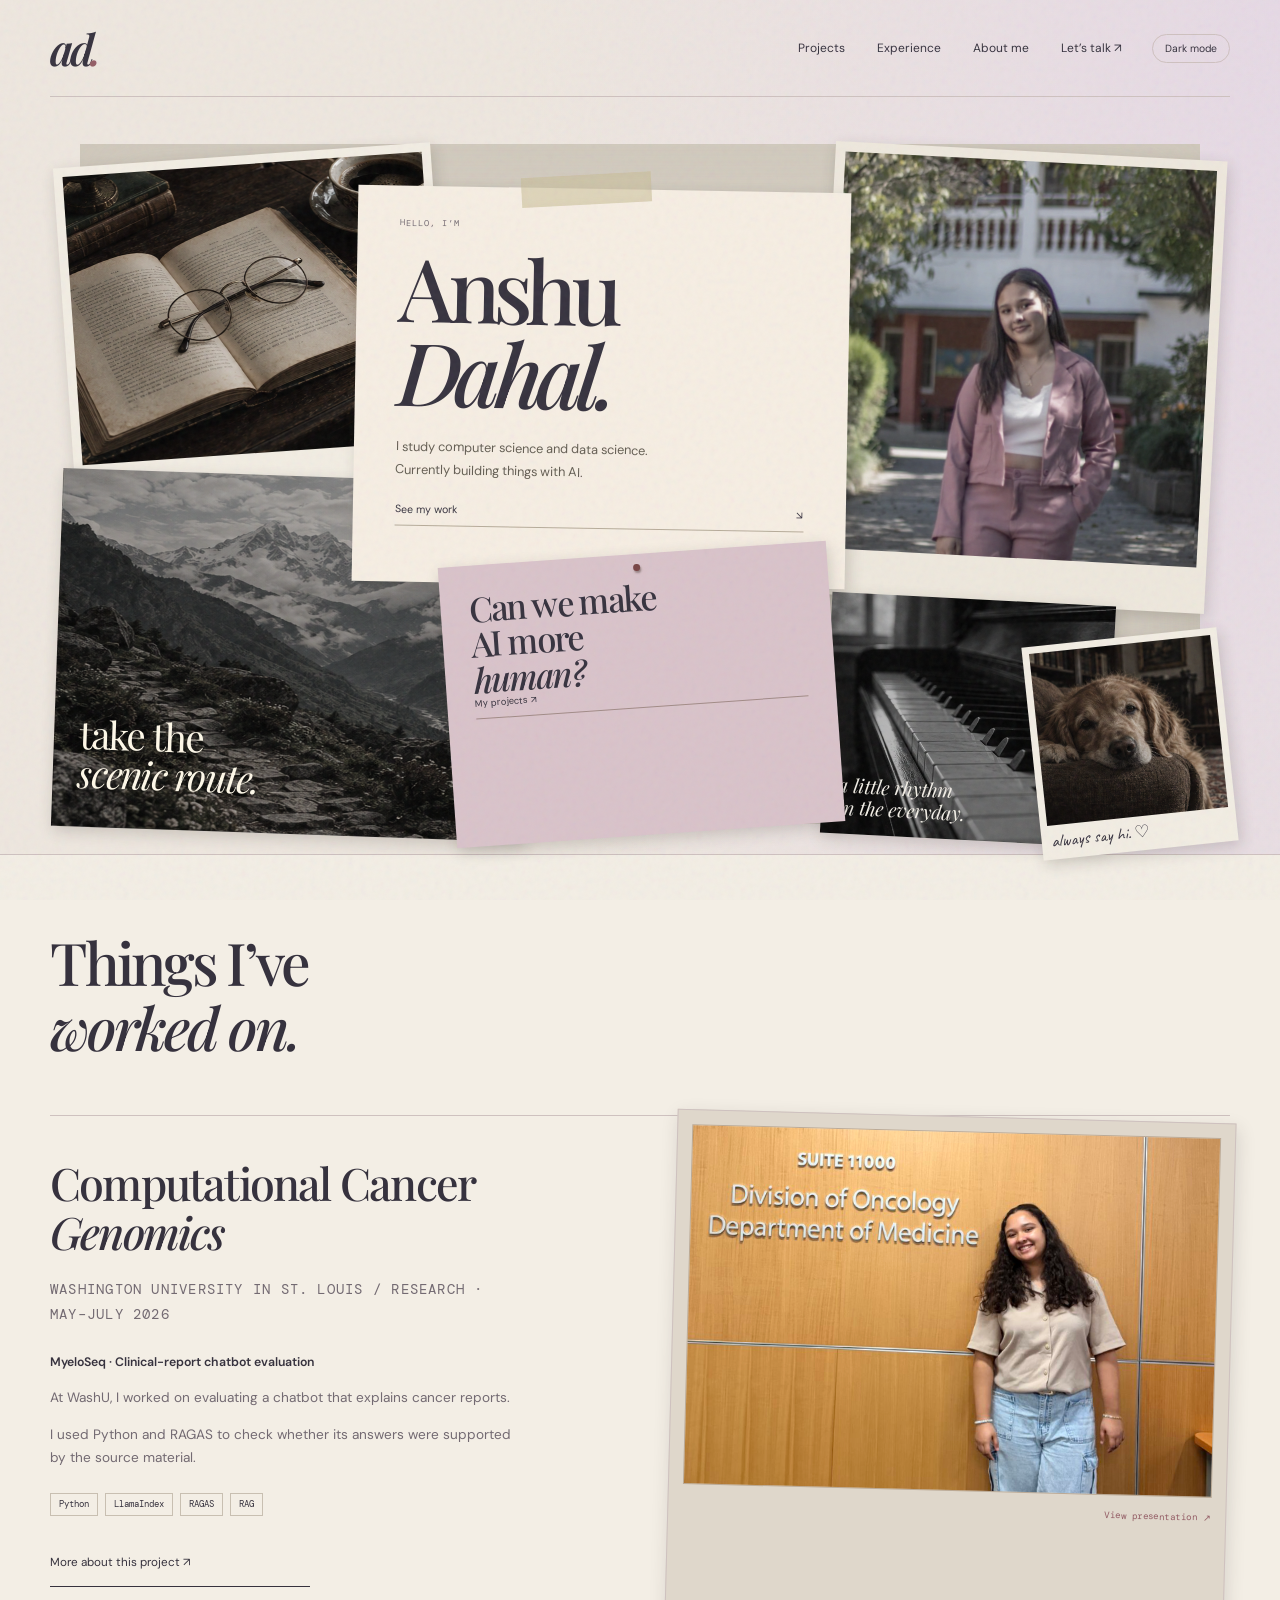
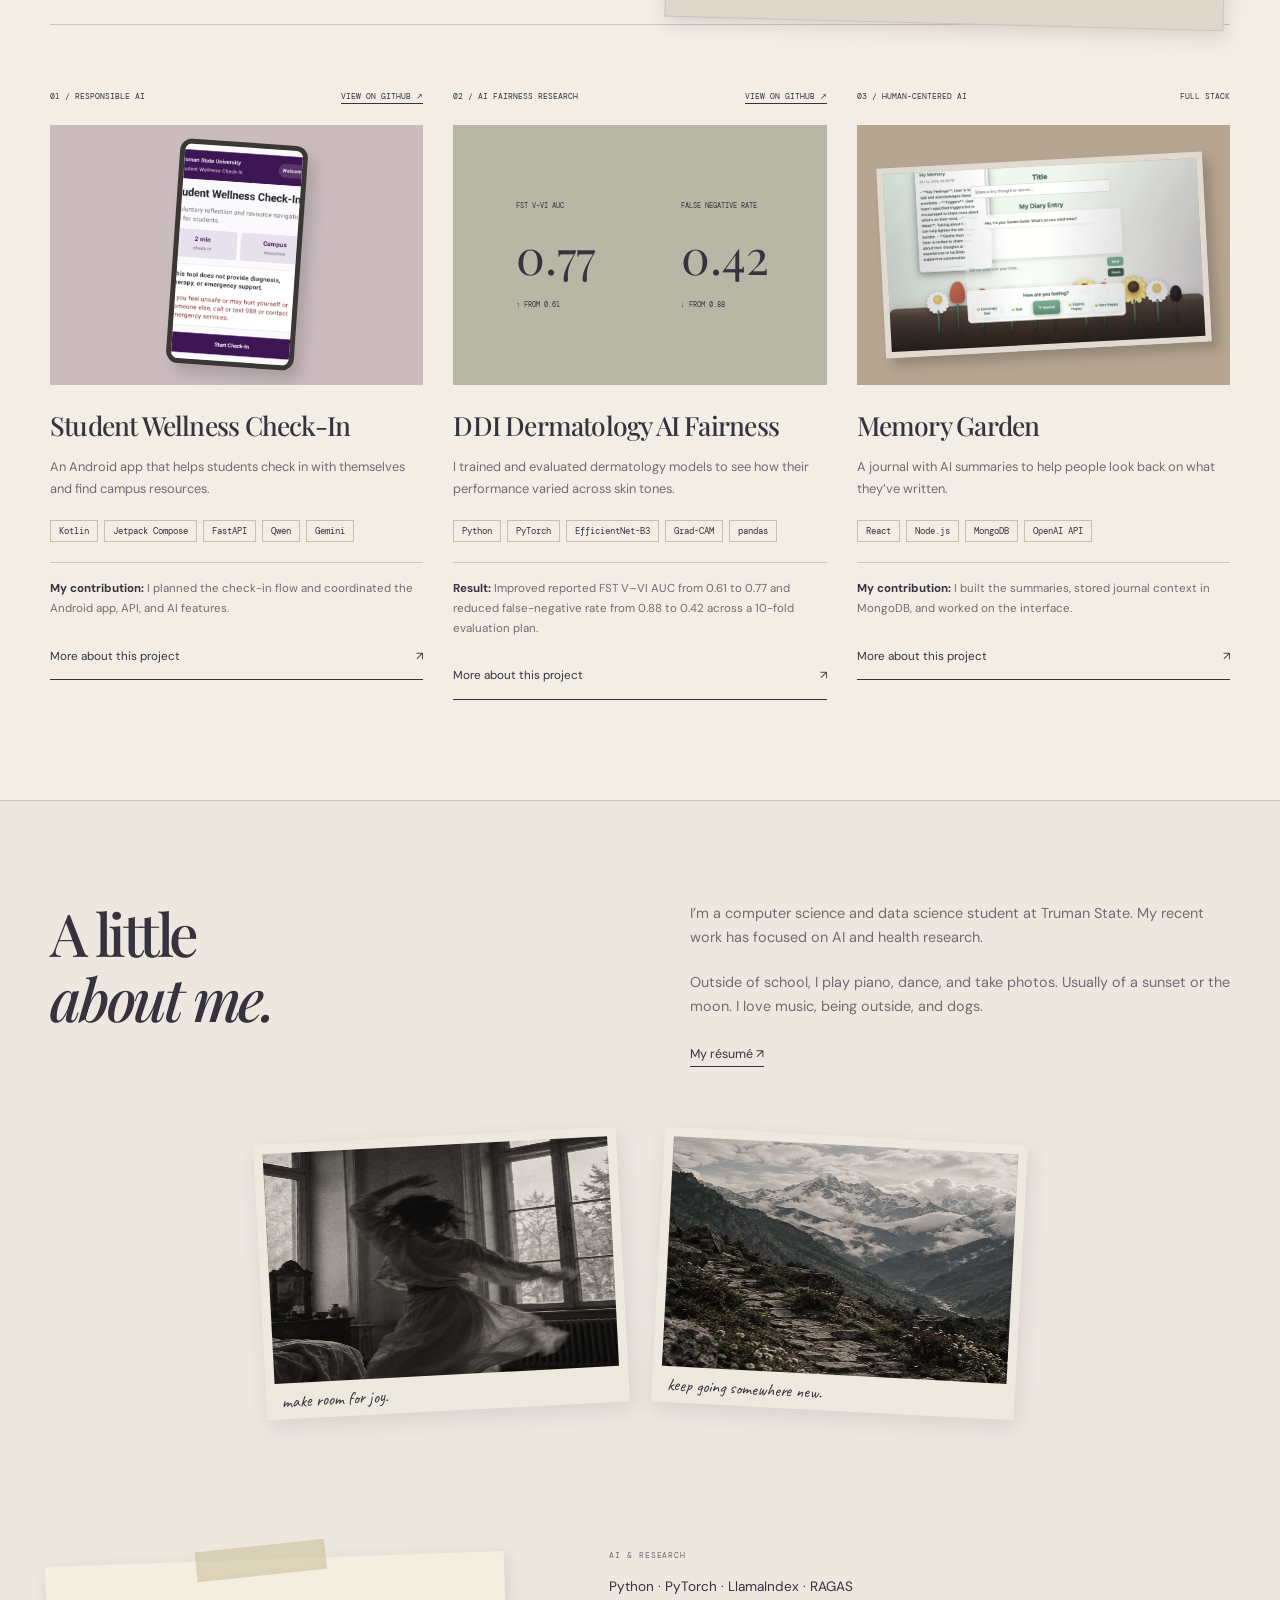
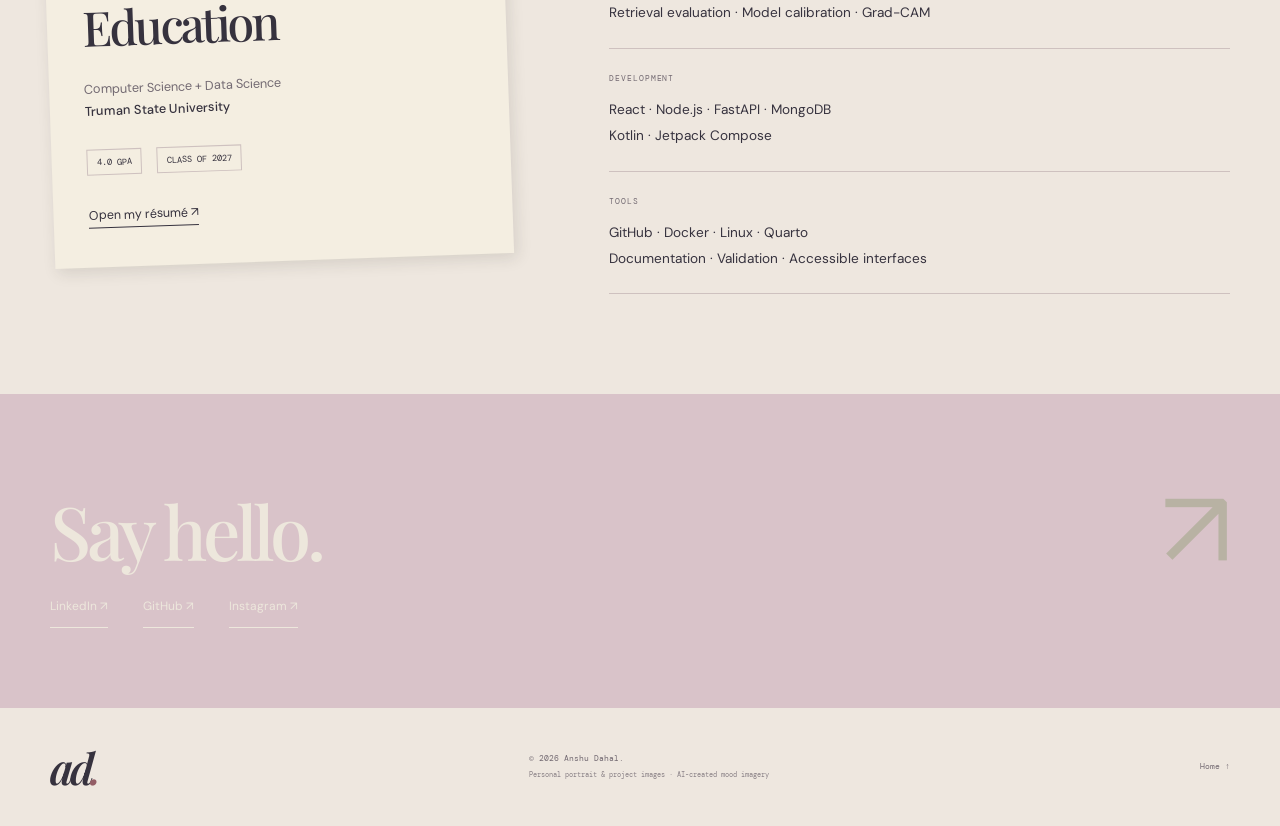
<file: index.html>
<!DOCTYPE html>
<html lang="en"><head><meta charset="UTF-8"><meta name="viewport" content="width=device-width, initial-scale=1.0">
<meta name="description" content="Anshu Dahal — computer science and data science student at Truman State University. Research, projects, and a little about me."><meta name="theme-color" content="#eee7df"><script>try{if(localStorage.getItem('portfolio-theme')==='dark')document.documentElement.classList.add('moonlit')}catch{}</script><title>Anshu Dahal</title>
<link rel="icon" href="assets/favicon.svg" type="image/svg+xml"><link rel="preconnect" href="https://fonts.googleapis.com"><link rel="preconnect" href="https://fonts.gstatic.com" crossorigin><link href="https://fonts.googleapis.com/css2?family=DM+Mono:wght@400;500&family=DM+Sans:wght@400;500;600;700&family=Playfair+Display:ital,wght@0,500;0,600;0,700;1,500;1,600&family=Caveat:wght@400;500&display=swap" rel="stylesheet">
<link rel="stylesheet" href="style.css?v=theme-2"><script src="script.js?v=theme-2" defer></script></head>
<body><a class="skip-link" href="#main-content">Skip to content</a>
<header id="top"><nav class="nav shell" aria-label="Main navigation"><a class="logo" href="index.html" aria-label="Anshu home">ad<span>.</span></a><button class="nav-toggle" aria-expanded="false" aria-controls="nav-links">Menu ＋</button><ul class="nav-links" id="nav-links"><li><a href="#projects">Projects</a></li><li><a href="experience.html">Experience</a></li><li><a href="#about">About me</a></li><li><a href="#contact">Let’s talk ↗</a></li></ul><button class="theme-toggle" type="button" aria-label="Switch to dark mode" aria-pressed="false">Dark mode</button></nav></header>
<main id="main-content">

<section class="vision-board shell" aria-label="Anshu’s vision board. Explore the notes and photographs to learn about me.">
<div class="board-grain" aria-hidden="true"></div>
<button class="board-piece books-piece" data-note="learning" aria-label="Open note: forever a student"><span class="photo mood-books" role="img" aria-label="Open book and glasses on a wooden desk"></span><span class="photo-label">forever a student.</span></button>
<div class="board-piece identity-piece"><span class="tape" aria-hidden="true"></span><p class="mini-label">HELLO, I’M</p><h1>Anshu<br><em>Dahal.</em></h1><p class="identity-copy">I study computer science and data science.<br>Currently building things with AI.</p><a class="paper-link" href="#projects">See my work <span>↘</span></a></div>
<button class="board-piece portrait-piece" data-note="hello" aria-label="Meet Anshu"><img src="assets/anshu-portrait.jpg" alt="Anshu Dahal outdoors"></button>
<button class="board-piece mountain-piece" data-note="explore" aria-label="Open note: take the scenic route"><span class="photo mood-mountains" role="img" aria-label="A winding trail through misty mountains"></span><span class="mountain-caption">take the<br><em>scenic route.</em></span></button>
<a class="board-piece research-piece" href="#projects"><span class="pin" aria-hidden="true"></span><h2>Can we make<br>AI more<br><em>human?</em></h2><span class="research-line"></span><span class="paper-link">My projects ↗</span></a>
<button class="board-piece music-piece" data-note="music" aria-label="Open note: a little music, a little movement"><span class="photo mood-piano" role="img" aria-label="Piano keys in soft window light"></span><span class="music-label">a little rhythm<br>in the everyday.</span></button>
<button class="board-piece dog-piece" data-note="dogs" aria-label="Open note: definitely a dog person"><span class="photo mood-dog" role="img" aria-label="Golden retriever resting on a sofa"></span><span class="handwritten">always say hi. ♡</span></button>

</section>

<section class="section projects-section" id="projects"><div class="shell"><div class="section-title"><div><h2>Things I’ve<br><em>worked on.</em></h2></div></div>
<article class="featured-project"><div class="featured-copy"><h3>Computational Cancer<br><em>Genomics</em></h3><p class="card-label">WASHINGTON UNIVERSITY IN ST. LOUIS / RESEARCH · MAY–JULY 2026</p><p class="project-name">MyeloSeq · Clinical-report chatbot evaluation</p><p>At WashU, I worked on evaluating a chatbot that explains cancer reports.</p><p>I used Python and RAGAS to check whether its answers were supported by the source material.</p><div class="role-tags"><span>Python</span><span>LlamaIndex</span><span>RAGAS</span><span>RAG</span></div><a class="project-story-link" href="work.html#myeloseq">More about this project ↗</a></div><div class="research-visual"><a href="https://lnkd.in/p/getYn_tk" target="_blank" rel="noopener noreferrer" class="research-photo-link" aria-label="View research presentation on LinkedIn"><img class="research-post-photo" src="assets/myeloseq-presentation.jpg?v=new" alt="Anshu Dahal presenting research at Washington University in St. Louis" loading="lazy"><span class="research-photo-caption">View presentation ↗</span></a></div></article>
      <div class="projects-grid">
        <article class="project project-green reveal"><div class="project-top"><span>01 / RESPONSIBLE AI</span><a href="https://github.com/AnshuDahal/StudentWellnessCheckIn" target="_blank" rel="noopener noreferrer">VIEW ON GITHUB ↗</a></div><div class="project-visual wellness-visual"><img loading="lazy" src="assets/student-wellness.jpg" alt="Student Wellness Check-In welcome screen with check-in time, campus resources, safety notice, and start button"></div><div class="project-copy"><h3>Student Wellness Check-In</h3><p>An Android app that helps students check in with themselves and find campus resources.</p><ul><li>Kotlin</li><li>Jetpack Compose</li><li>FastAPI</li><li>Qwen</li><li>Gemini</li></ul><p class="contribution"><strong>My contribution:</strong> I planned the check-in flow and coordinated the Android app, API, and AI features.</p><a class="project-story-link" href="work.html#wellness">More about this project <span>↗</span></a></div></article>
        <article class="project project-purple reveal"><div class="project-top"><span>02 / AI FAIRNESS RESEARCH</span><a href="https://github.com/AnshuDahal/ddi_project" target="_blank" rel="noopener noreferrer">VIEW ON GITHUB ↗</a></div><div class="project-visual metric-visual" aria-hidden="true"><div><span>FST V–VI AUC</span><strong>0.77</strong><small>↑ FROM 0.61</small></div><div><span>FALSE NEGATIVE RATE</span><strong>0.42</strong><small>↓ FROM 0.88</small></div></div><div class="project-copy"><h3>DDI Dermatology AI Fairness</h3><p>I trained and evaluated dermatology models to see how their performance varied across skin tones.</p><ul><li>Python</li><li>PyTorch</li><li>EfficientNet-B3</li><li>Grad-CAM</li><li>pandas</li></ul><p class="contribution"><strong>Result:</strong> Improved reported FST V–VI AUC from 0.61 to 0.77 and reduced false-negative rate from 0.88 to 0.42 across a 10-fold evaluation plan.</p><a class="project-story-link" href="work.html#ddi">More about this project <span>↗</span></a></div></article>
        <article class="project project-orange reveal"><div class="project-top"><span>03 / HUMAN-CENTERED AI</span><span>FULL STACK</span></div><div class="project-visual garden-visual"><img loading="lazy" src="assets/memory-garden.jpg" alt="Memory Garden journaling interface with a garden guide, diary entry, and mood check-in options"></div><div class="project-copy"><h3>Memory Garden</h3><p>A journal with AI summaries to help people look back on what they’ve written.</p><ul><li>React</li><li>Node.js</li><li>MongoDB</li><li>OpenAI API</li></ul><p class="contribution"><strong>My contribution:</strong> I built the summaries, stored journal context in MongoDB, and worked on the interface.</p><a class="project-story-link" href="work.html#memory-garden">More about this project <span>↗</span></a></div></article>
      </div>
</div></section>
<section class="section shell about-section" id="about"><div class="about-title"><h2>A little<br><em>about me.</em></h2></div><div class="about-copy"><p>I’m a computer science and data science student at Truman State. My recent work has focused on AI and health research.</p><p>Outside of school, I play piano, dance, and take photos. Usually of a sunset or the moon. I love music, being outside, and dogs.</p><a class="underlined" href="assets/Anshu_Dahal_Resume.pdf" target="_blank" rel="noopener">My résumé ↗</a></div><div class="life-strip"><button class="life-photo" data-note="music"><span class="photo mood-dance" role="img" aria-label="An atmospheric photograph of a dancer in window light"></span><span>make room for joy.</span></button><button class="life-photo" data-note="explore"><span class="photo mood-mountains" role="img" aria-label="Misty mountains and a trail"></span><span>keep going somewhere new.</span></button></div></section>

<section class="toolkit shell" aria-labelledby="toolkit-title"><div class="education-note"><span class="tape" aria-hidden="true"></span><h2 id="toolkit-title">Education</h2><p>Computer Science + Data Science<br><strong>Truman State University</strong></p><div class="education-facts"><span>4.0 GPA</span><span>CLASS OF 2027</span></div><a class="underlined" href="assets/Anshu_Dahal_Resume.pdf" target="_blank" rel="noopener">Open my résumé ↗</a></div><div class="toolkit-lists"><div><span class="mini-label">AI & RESEARCH</span><p>Python · PyTorch · LlamaIndex · RAGAS<br>Retrieval evaluation · Model calibration · Grad-CAM</p></div><div><span class="mini-label">DEVELOPMENT</span><p>React · Node.js · FastAPI · MongoDB<br>Kotlin · Jetpack Compose</p></div><div><span class="mini-label">TOOLS</span><p>GitHub · Docker · Linux · Quarto<br>Documentation · Validation · Accessible interfaces</p></div></div></section><section class="contact" id="contact"><div class="shell"><div class="contact-heading"><h2>Say hello.</h2><span aria-hidden="true">↗</span></div><div class="social-links"><a class="contact-link" href="https://www.linkedin.com/in/anshu112/" target="_blank" rel="noopener noreferrer">LinkedIn ↗</a><a class="contact-link" href="https://github.com/AnshuDahal" target="_blank" rel="noopener noreferrer">GitHub ↗</a><a class="contact-link" href="https://www.instagram.com/anshu__dahal/" target="_blank" rel="noopener noreferrer">Instagram ↗</a></div></div></section>
</main><footer class="site-footer shell"><a class="logo" href="#top">ad<span>.</span></a><p>© <span id="year">2026</span> Anshu Dahal.<br><small>Personal portrait & project images · AI-created mood imagery</small></p><a href="#top">Home ↑</a></footer>
<dialog id="note-dialog" aria-labelledby="note-title"><button class="note-close" aria-label="Close note">Close ×</button><p class="kicker" id="note-label">A PERSONAL NOTE</p><h2 id="note-title"></h2><p id="note-body"></p><span class="handwritten">— Anshu</span></dialog>
</body></html>
</file>
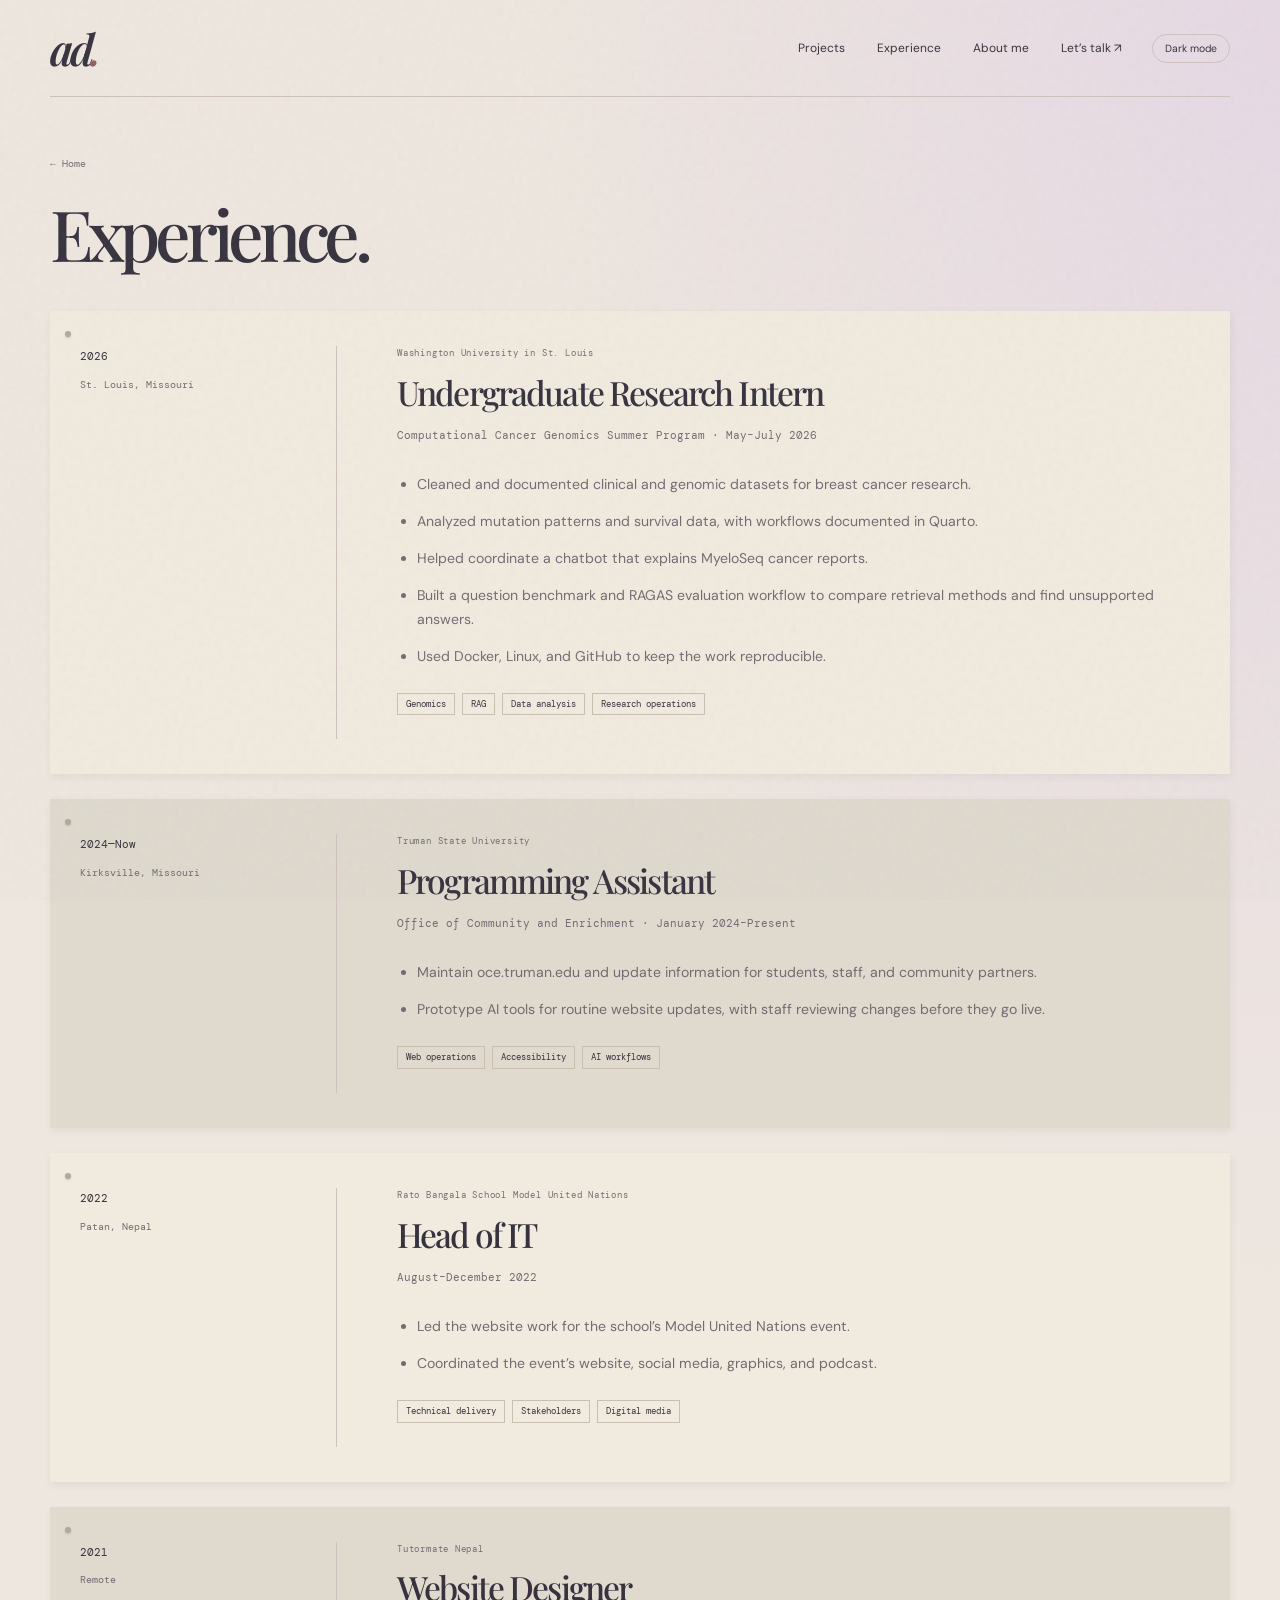
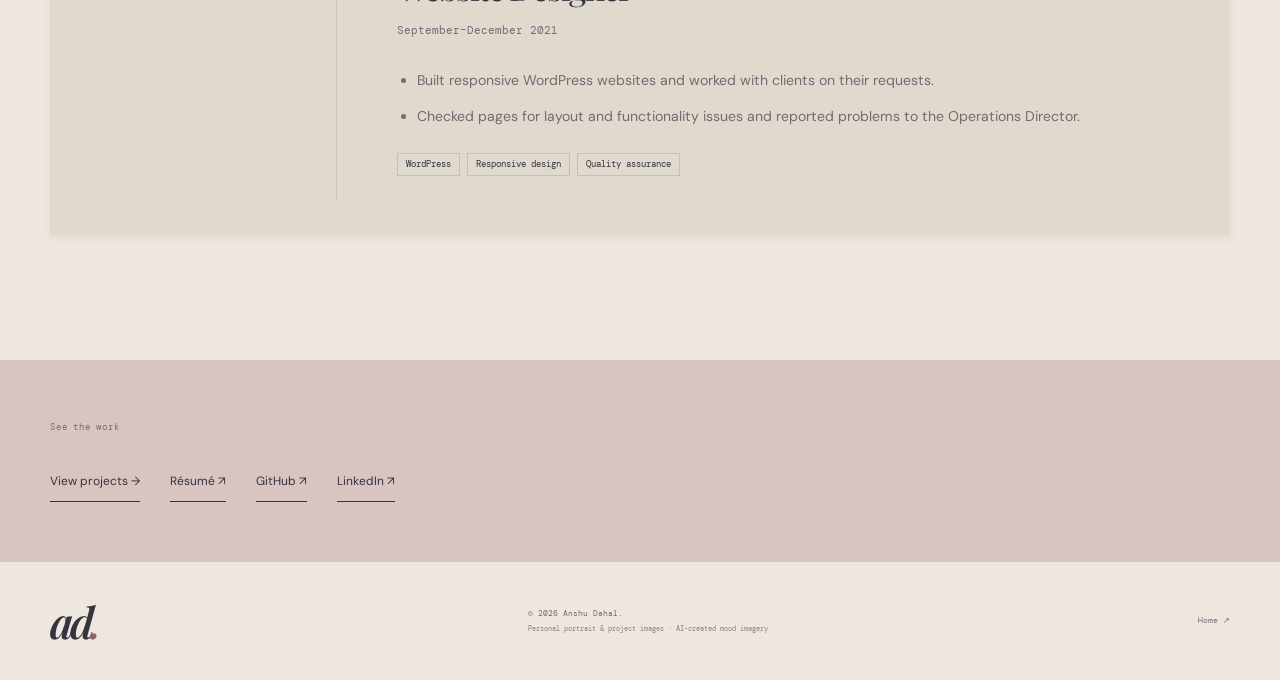
<file: experience.html>
<!DOCTYPE html>
<html lang="en">
<head>
  <meta charset="UTF-8"><meta name="viewport" content="width=device-width, initial-scale=1.0"><meta name="description" content="Anshu Dahal's research, technology, and leadership experience."><meta name="theme-color" content="#eee7df"><script>try{if(localStorage.getItem('portfolio-theme')==='dark')document.documentElement.classList.add('moonlit')}catch{}</script><title>Experience — Anshu Dahal</title><link rel="icon" href="assets/favicon.svg" type="image/svg+xml">
  <link rel="preconnect" href="https://fonts.googleapis.com"><link rel="preconnect" href="https://fonts.gstatic.com" crossorigin><link href="https://fonts.googleapis.com/css2?family=DM+Mono:wght@400;500&family=DM+Sans:wght@400;500;600;700&family=Playfair+Display:ital,wght@0,500;0,600;0,700;1,500;1,600&family=Caveat:wght@400;500&display=swap" rel="stylesheet"><link rel="stylesheet" href="style.css?v=theme-2"><script src="script.js?v=theme-2" defer></script>
</head>
<body class="experience-page">
  <a class="skip-link" href="#main-content">Skip to content</a>
  <header id="top"><nav class="nav shell" aria-label="Main navigation"><a class="logo" href="index.html" aria-label="Anshu home">ad<span>.</span></a><button class="nav-toggle" aria-expanded="false" aria-controls="nav-links">Menu ＋</button><ul class="nav-links" id="nav-links"><li><a href="index.html#projects">Projects</a></li><li><a href="experience.html" aria-current="page">Experience</a></li><li><a href="index.html#about">About me</a></li><li><a href="index.html#contact">Let’s talk ↗</a></li></ul><button class="theme-toggle" type="button" aria-label="Switch to dark mode" aria-pressed="false">Dark mode</button></nav>
<div class="collection-hero shell"><div><a class="back-link" href="index.html">← Home</a><h1>Experience.</h1></div></div>  </header>
  <main id="main-content">
    <section class="experience-list section shell" id="experience-list">
      <article class="role archive-entry" id="research"><div class="role-meta"><span>2026</span><p>St. Louis, Missouri</p></div><div class="role-content"><p class="card-label">Washington University in St. Louis</p><h2>Undergraduate Research Intern</h2><p class="role-program">Computational Cancer Genomics Summer Program · May–July 2026</p><ul><li>Cleaned and documented clinical and genomic datasets for breast cancer research.</li><li>Analyzed mutation patterns and survival data, with workflows documented in Quarto.</li><li>Helped coordinate a chatbot that explains MyeloSeq cancer reports.</li><li>Built a question benchmark and RAGAS evaluation workflow to compare retrieval methods and find unsupported answers.</li><li>Used Docker, Linux, and GitHub to keep the work reproducible.</li></ul><div class="role-tags"><span>Genomics</span><span>RAG</span><span>Data analysis</span><span>Research operations</span></div></div></article>
      <article class="role archive-entry"><div class="role-meta"><span>2024—Now</span><p>Kirksville, Missouri</p></div><div class="role-content"><p class="card-label">Truman State University</p><h2>Programming Assistant</h2><p class="role-program">Office of Community and Enrichment · January 2024–Present</p><ul><li>Maintain oce.truman.edu and update information for students, staff, and community partners.</li><li>Prototype AI tools for routine website updates, with staff reviewing changes before they go live.</li></ul><div class="role-tags"><span>Web operations</span><span>Accessibility</span><span>AI workflows</span></div></div></article>
      <article class="role archive-entry"><div class="role-meta"><span>2022</span><p>Patan, Nepal</p></div><div class="role-content"><p class="card-label">Rato Bangala School Model United Nations</p><h2>Head of IT</h2><p class="role-program">August–December 2022</p><ul><li>Led the website work for the school’s Model United Nations event.</li><li>Coordinated the event’s website, social media, graphics, and podcast.</li></ul><div class="role-tags"><span>Technical delivery</span><span>Stakeholders</span><span>Digital media</span></div></div></article>
      <article class="role archive-entry"><div class="role-meta"><span>2021</span><p>Remote</p></div><div class="role-content"><p class="card-label">Tutormate Nepal</p><h2>Website Designer</h2><p class="role-program">September–December 2021</p><ul><li>Built responsive WordPress websites and worked with clients on their requests.</li><li>Checked pages for layout and functionality issues and reported problems to the Operations Director.</li></ul><div class="role-tags"><span>WordPress</span><span>Responsive design</span><span>Quality assurance</span></div></div></article>
    </section>
    <section class="experience-cta"><div class="shell reveal"><p class="kicker"><span></span> See the work</p><div><a class="contact-link" href="index.html#projects">View projects <span>→</span></a><a class="contact-link" href="assets/Anshu_Dahal_Resume.pdf" target="_blank">Résumé <span>↗</span></a><a class="contact-link" href="https://github.com/AnshuDahal" target="_blank" rel="noopener noreferrer">GitHub <span>↗</span></a><a class="contact-link" href="https://www.linkedin.com/in/anshu112/" target="_blank" rel="noopener noreferrer">LinkedIn <span>↗</span></a></div></div></section>
  </main>
<footer class="site-footer shell"><a class="logo" href="index.html">ad<span>.</span></a><p>© <span id="year">2026</span> Anshu Dahal.<br><small>Personal portrait & project images · AI-created mood imagery</small></p><a href="index.html">Home ↗</a></footer>
</body></html>
</file>
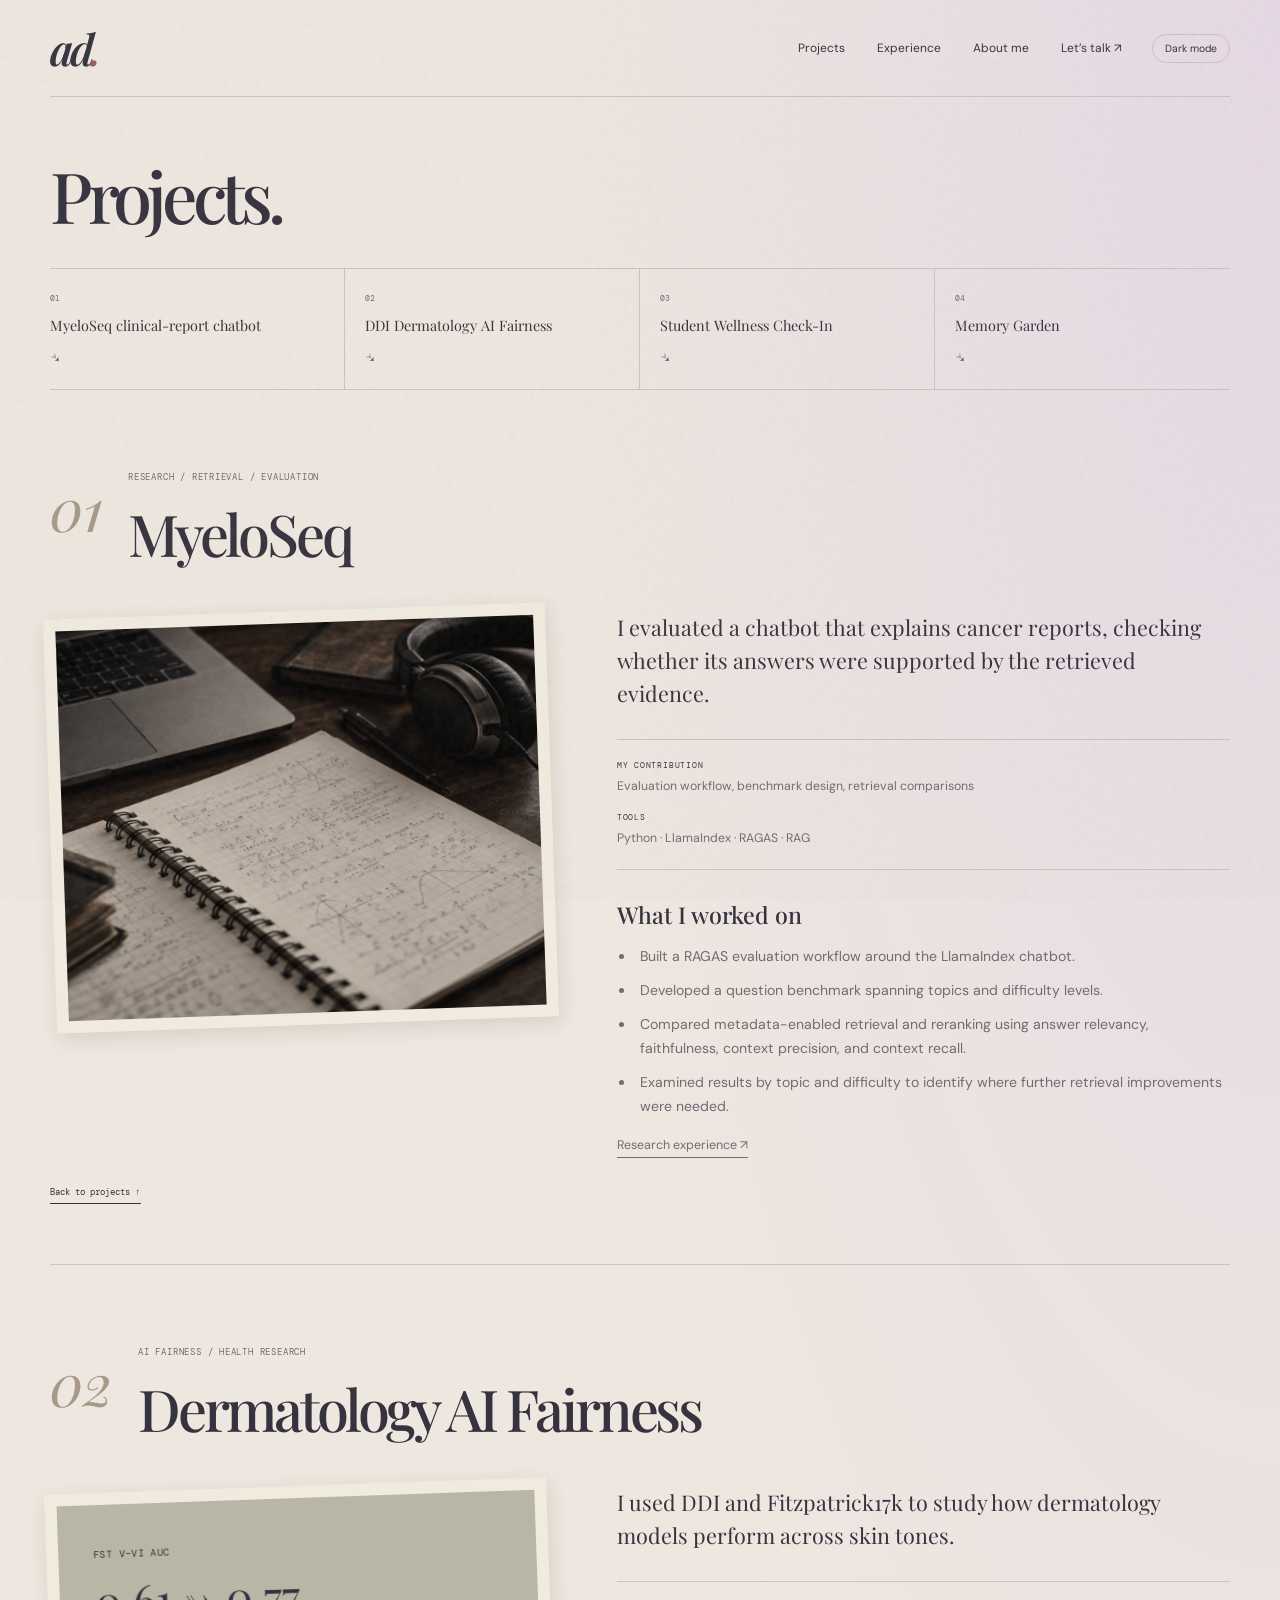
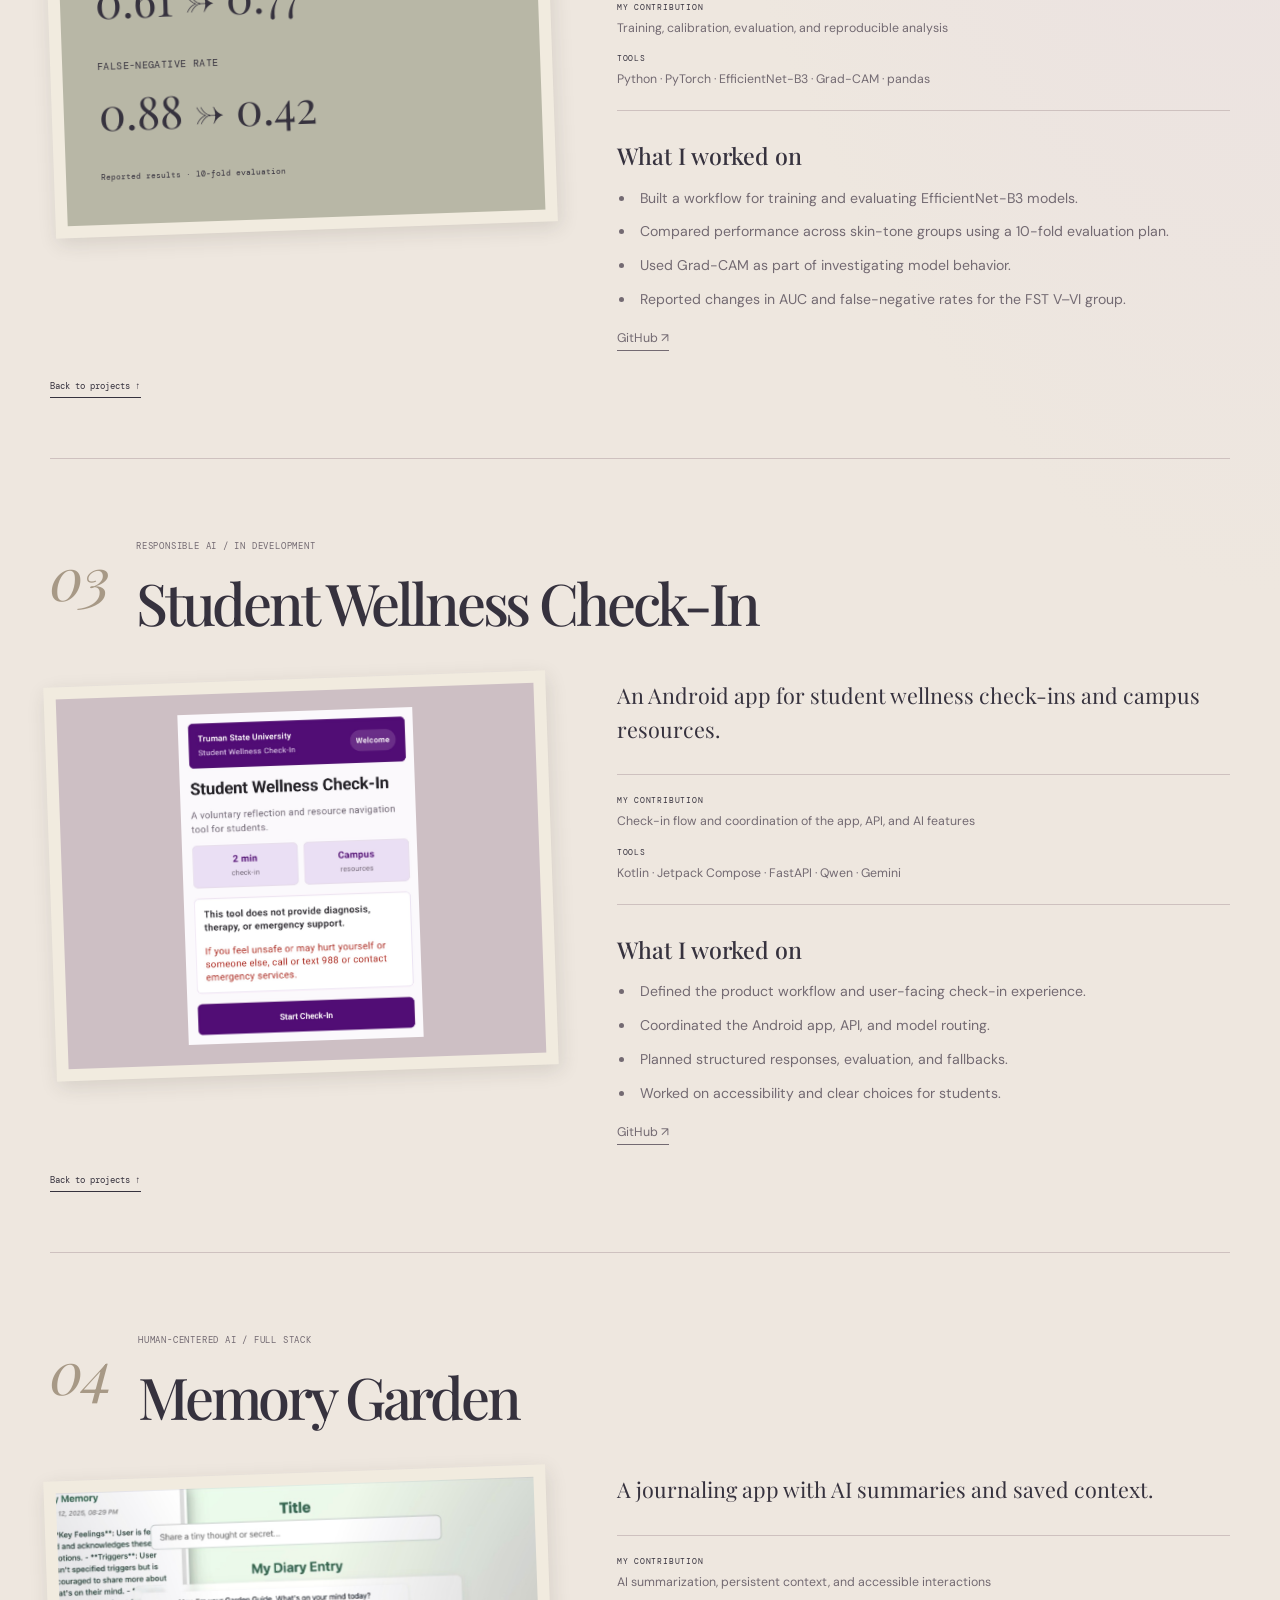
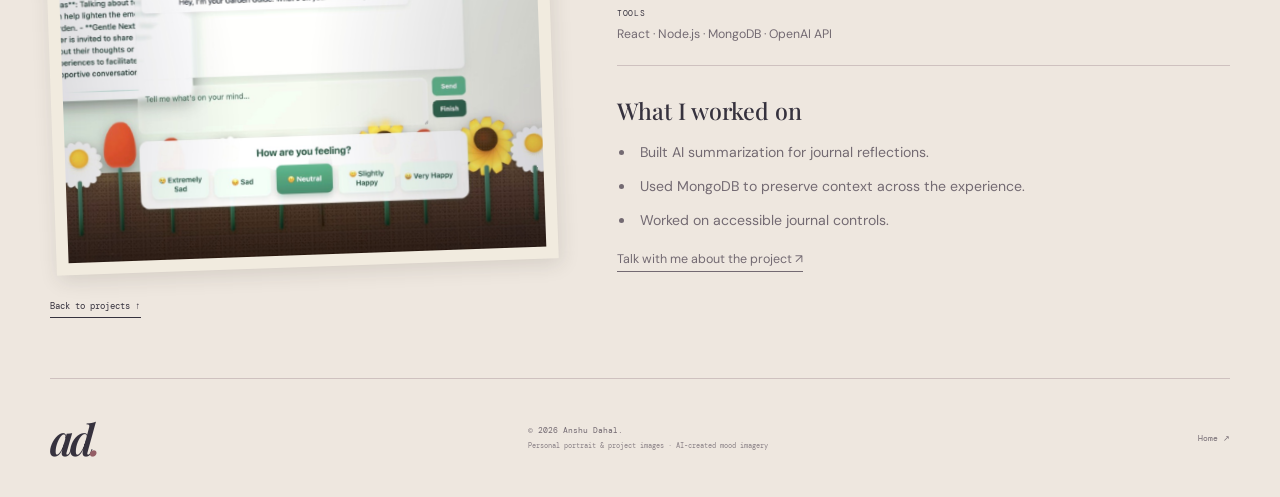
<file: work.html>
<!DOCTYPE html>
<html lang="en"><head><meta charset="UTF-8"><meta name="viewport" content="width=device-width, initial-scale=1.0">
<meta name="description" content="Project notes from Anshu Dahal: chatbot evaluation, AI fairness, student wellness, and human-centered software."><meta name="theme-color" content="#eee7df"><script>try{if(localStorage.getItem('portfolio-theme')==='dark')document.documentElement.classList.add('moonlit')}catch{}</script><title>Project notes — Anshu Dahal</title>
<link rel="icon" href="assets/favicon.svg" type="image/svg+xml"><link rel="preconnect" href="https://fonts.googleapis.com"><link rel="preconnect" href="https://fonts.gstatic.com" crossorigin><link href="https://fonts.googleapis.com/css2?family=DM+Mono:wght@400;500&family=DM+Sans:wght@400;500;600;700&family=Playfair+Display:ital,wght@0,500;0,600;0,700;1,500;1,600&family=Caveat:wght@400;500&display=swap" rel="stylesheet">
<link rel="stylesheet" href="style.css?v=theme-2"><script src="script.js?v=theme-2" defer></script></head>
<body class="work-page"><a class="skip-link" href="#main-content">Skip to content</a><header id="top"><nav class="nav shell" aria-label="Main navigation"><a class="logo" href="index.html" aria-label="Anshu home">ad<span>.</span></a><button class="nav-toggle" aria-expanded="false" aria-controls="nav-links">Menu ＋</button><ul class="nav-links" id="nav-links"><li><a href="index.html#projects">Projects</a></li><li><a href="experience.html">Experience</a></li><li><a href="index.html#about">About me</a></li><li><a href="index.html#contact">Let’s talk ↗</a></li></ul><button class="theme-toggle" type="button" aria-label="Switch to dark mode" aria-pressed="false">Dark mode</button></nav></header><main id="main-content"><section class="collection-hero shell"><div><h1>Projects.</h1></div></section><nav class="project-index shell" id="project-index" aria-label="Project collection"><a href="#myeloseq"><span>01</span>MyeloSeq clinical-report chatbot<b>↘</b></a><a href="#ddi"><span>02</span>DDI Dermatology AI Fairness<b>↘</b></a><a href="#wellness"><span>03</span>Student Wellness Check-In<b>↘</b></a><a href="#memory-garden"><span>04</span>Memory Garden<b>↘</b></a></nav><section class="shell case-collection"><article class="case-study" id="myeloseq"><div class="case-heading"><span class="case-number">01</span><div><p class="kicker">RESEARCH / RETRIEVAL / EVALUATION</p><h2>MyeloSeq</h2></div></div><div class="case-layout"><div class="case-visual case-myeloseq"><div class="photo mood-notebook" role="img" aria-label="Research notebook, laptop, and headphones"></div></div><div class="case-copy"><p class="case-intro">I evaluated a chatbot that explains cancer reports, checking whether its answers were supported by the retrieved evidence.</p><dl><div><dt>MY CONTRIBUTION</dt><dd>Evaluation workflow, benchmark design, retrieval comparisons</dd></div><div><dt>TOOLS</dt><dd>Python · LlamaIndex · RAGAS · RAG</dd></div></dl><h3>What I worked on</h3><ul><li>Built a RAGAS evaluation workflow around the LlamaIndex chatbot.</li><li>Developed a question benchmark spanning topics and difficulty levels.</li><li>Compared metadata-enabled retrieval and reranking using answer relevancy, faithfulness, context precision, and context recall.</li><li>Examined results by topic and difficulty to identify where further retrieval improvements were needed.</li></ul><a class="underlined" href="experience.html#research">Research experience ↗</a></div></div><a class="case-back" href="#project-index">Back to projects ↑</a></article><article class="case-study" id="ddi"><div class="case-heading"><span class="case-number">02</span><div><p class="kicker">AI FAIRNESS / HEALTH RESEARCH</p><h2>Dermatology AI Fairness</h2></div></div><div class="case-layout"><div class="case-visual case-ddi"><div class="case-metrics"><span>FST V–VI AUC</span><strong>0.61 → 0.77</strong><span>FALSE-NEGATIVE RATE</span><strong>0.88 → 0.42</strong><small>Reported results · 10-fold evaluation</small></div></div><div class="case-copy"><p class="case-intro">I used DDI and Fitzpatrick17k to study how dermatology models perform across skin tones.</p><dl><div><dt>MY CONTRIBUTION</dt><dd>Training, calibration, evaluation, and reproducible analysis</dd></div><div><dt>TOOLS</dt><dd>Python · PyTorch · EfficientNet-B3 · Grad-CAM · pandas</dd></div></dl><h3>What I worked on</h3><ul><li>Built a workflow for training and evaluating EfficientNet-B3 models.</li><li>Compared performance across skin-tone groups using a 10-fold evaluation plan.</li><li>Used Grad-CAM as part of investigating model behavior.</li><li>Reported changes in AUC and false-negative rates for the FST V–VI group.</li></ul><a class="underlined" href="https://github.com/AnshuDahal/ddi_project" target="_blank" rel="noopener noreferrer">GitHub ↗</a></div></div><a class="case-back" href="#project-index">Back to projects ↑</a></article><article class="case-study" id="wellness"><div class="case-heading"><span class="case-number">03</span><div><p class="kicker">RESPONSIBLE AI / IN DEVELOPMENT</p><h2>Student Wellness Check-In</h2></div></div><div class="case-layout"><div class="case-visual case-wellness"><img src="assets/student-wellness.jpg" alt="Student Wellness Check-In application welcome screen" loading="lazy"></div><div class="case-copy"><p class="case-intro">An Android app for student wellness check-ins and campus resources.</p><dl><div><dt>MY CONTRIBUTION</dt><dd>Check-in flow and coordination of the app, API, and AI features</dd></div><div><dt>TOOLS</dt><dd>Kotlin · Jetpack Compose · FastAPI · Qwen · Gemini</dd></div></dl><h3>What I worked on</h3><ul><li>Defined the product workflow and user-facing check-in experience.</li><li>Coordinated the Android app, API, and model routing.</li><li>Planned structured responses, evaluation, and fallbacks.</li><li>Worked on accessibility and clear choices for students.</li></ul><a class="underlined" href="https://github.com/AnshuDahal/StudentWellnessCheckIn" target="_blank" rel="noopener noreferrer">GitHub ↗</a></div></div><a class="case-back" href="#project-index">Back to projects ↑</a></article><article class="case-study" id="memory-garden"><div class="case-heading"><span class="case-number">04</span><div><p class="kicker">HUMAN-CENTERED AI / FULL STACK</p><h2>Memory Garden</h2></div></div><div class="case-layout"><div class="case-visual case-memory-garden"><img src="assets/memory-garden.jpg" alt="Memory Garden journal with a garden guide and mood check-in" loading="lazy"></div><div class="case-copy"><p class="case-intro">A journaling app with AI summaries and saved context.</p><dl><div><dt>MY CONTRIBUTION</dt><dd>AI summarization, persistent context, and accessible interactions</dd></div><div><dt>TOOLS</dt><dd>React · Node.js · MongoDB · OpenAI API</dd></div></dl><h3>What I worked on</h3><ul><li>Built AI summarization for journal reflections.</li><li>Used MongoDB to preserve context across the experience.</li><li>Worked on accessible journal controls.</li></ul><a class="underlined" href="index.html#contact">Talk with me about the project ↗</a></div></div><a class="case-back" href="#project-index">Back to projects ↑</a></article></section></main><footer class="site-footer shell"><a class="logo" href="index.html">ad<span>.</span></a><p>© <span id="year">2026</span> Anshu Dahal.<br><small>Personal portrait & project images · AI-created mood imagery</small></p><a href="index.html">Home ↗</a></footer>
</body></html>
</file>
<file: style.css>
:root{--paper:#eee7df;--ink:#36323e;--muted:#736a72;--line:#cec1bf;--accent:#945e66;--serif:'Playfair Display',Georgia,serif;--sans:'DM Sans',Arial,sans-serif;--mono:'DM Mono',monospace;--hand:'Caveat',cursive}*{box-sizing:border-box}html{scroll-behavior:smooth;scroll-padding-top:28px}body{margin:0;background:var(--paper);color:var(--ink);font:16px/1.7 var(--sans)}body:before{content:"";position:fixed;inset:0;pointer-events:none;z-index:30;opacity:.17;background-image:url("data:image/svg+xml,%3Csvg viewBox='0 0 180 180' xmlns='http://www.w3.org/2000/svg'%3E%3Cfilter id='n'%3E%3CfeTurbulence type='fractalNoise' baseFrequency='.8' numOctaves='3' stitchTiles='stitch'/%3E%3C/filter%3E%3Cpath fill='%23958f7d' filter='url(%23n)' opacity='.35' d='M0 0h180v180H0z'/%3E%3C/svg%3E")}a{color:inherit;text-decoration:none}button{color:inherit;font:inherit;cursor:pointer}button,a{-webkit-tap-highlight-color:transparent}a:focus-visible,button:focus-visible,summary:focus-visible{outline:2px solid var(--accent);outline-offset:5px}::selection{background:#ccb1b0}.shell{width:min(1280px,calc(100% - 100px));margin-inline:auto}.skip-link{position:fixed;top:-70px;left:15px;padding:12px 20px;background:var(--ink);color:white;z-index:100}.skip-link:focus{top:15px}.nav{height:97px;display:flex;align-items:center;gap:30px;border-bottom:1px solid var(--line)}.logo{font:italic 600 2.7rem var(--serif);letter-spacing:-.09em}.logo span{color:var(--accent)}.nav-note{font:italic .88rem var(--serif);color:var(--muted);margin-left:8px}.nav-links{display:flex;list-style:none;align-items:center;gap:32px;padding:0;margin:0 0 0 auto;font-size:.75rem}.nav-links a{border-bottom:1px solid transparent;padding-bottom:5px}.nav-links a:hover,.nav-links .active{border-color:var(--accent)}.nav-toggle{display:none}.board-intro{display:flex;justify-content:space-between;align-items:center;gap:15px;padding:30px 0 27px;font:.53rem/1.6 var(--mono);letter-spacing:.13em;color:var(--muted)}.board-intro p{margin:0}.vision-board{height:725px;position:relative;display:grid;grid-template-columns:repeat(12,1fr);grid-template-rows:repeat(12,1fr);padding:14px 12px 15px;isolation:isolate}.board-grain{position:absolute;inset:15px 30px 30px;background:#d2cbbf;z-index:-2;box-shadow:inset 0 0 90px #bdb3a430}.board-piece{position:relative;display:block;padding:0;border:0;text-align:left;box-shadow:2px 5px 15px #302c2630;transition:transform .25s,box-shadow .25s;background:#f2ede3;min-width:0}.board-piece:hover,.board-piece:focus-visible{box-shadow:3px 10px 22px #302c2640;z-index:8}.photo{display:block;width:100%;height:100%;background-image:url('assets/vision-contact-sheet.png');background-size:300% 200%;background-repeat:no-repeat;filter:saturate(.64);transition:filter .4s}.mood-books{background-position:0 0}.mood-mountains{background-position:50% 0}.mood-piano{background-position:100% 0}.mood-dog{background-position:0 100%}.mood-dance{background-position:50% 100%}.mood-notebook{background-position:100% 100%}.board-piece:hover .photo,.life-photo:hover .photo{filter:saturate(.9)}.books-piece{grid-column:1/5;grid-row:1/7;transform:rotate(-4deg);margin:12px 5px 4px 2px;padding:9px 9px 34px}.books-piece .photo{background-position:0 0}.photo-label{position:absolute;bottom:8px;left:16px;font:.9rem var(--hand)}.identity-piece{grid-column:4/9;grid-row:2/9;transform:rotate(1deg);z-index:4;margin:-12px -15px 22px 4px;padding:30px 42px;background:#f2ede1;box-shadow:4px 6px 15px #302c2633}.identity-piece:hover{transform:rotate(1deg)}.tape{position:absolute;top:-14px;left:33%;width:130px;height:30px;background:#cabf9a8c;transform:rotate(-4deg);box-shadow:inset 0 0 8px #ad9d6c12}.mini-label{display:block;font:.53rem/1.8 var(--mono);letter-spacing:.12em;margin:0 0 15px;color:var(--muted)}h1{font:500 clamp(4rem,6.8vw,6.4rem)/.96 var(--serif);letter-spacing:-.075em;margin:0 0 22px}h1 em{font-weight:500}.identity-copy{font-size:.8rem;line-height:1.8;margin:0 0 22px;color:#645e53}.paper-link{display:flex;justify-content:space-between;gap:10px;font:.66rem var(--sans);border-bottom:1px solid #b7ac9a;padding-bottom:9px}.identity-number{display:block;font:.43rem var(--mono);color:#8b8274;margin-top:17px;letter-spacing:.08em}.portrait-piece{grid-column:9/13;grid-row:1/9;transform:rotate(3deg);margin:8px 2px 3px -9px;padding:10px 10px 46px;z-index:2;background:#eee8dd}.portrait-piece img{display:block;width:100%;height:100%;object-fit:cover;object-position:50% 35%;filter:saturate(.5) contrast(.95)}.handwritten{font:1.6rem/1.3 var(--hand)}.portrait-piece>.handwritten{position:absolute;bottom:9px;left:0;right:0;text-align:center;font-size:1.35rem}.portrait-greeting{position:absolute;bottom:65px;left:15px;right:15px;text-align:center;background:#f0e6d8e8;padding:12px;font:.58rem var(--mono);opacity:0;transform:translateY(6px);transition:opacity .2s,transform .2s}.portrait-piece:hover .portrait-greeting,.portrait-piece:focus-visible .portrait-greeting{opacity:1;transform:none}.mountain-piece{grid-column:1/6;grid-row:7/13;margin:-15px 15px 5px -5px;transform:rotate(2deg);z-index:3}.mountain-piece .photo{filter:saturate(.4) brightness(.75)}.mountain-caption{position:absolute;left:25px;bottom:35px;color:#fff9e9;font:2.4rem/1.02 var(--serif);letter-spacing:-.045em;text-shadow:0 2px 12px #0006}.photo-corner{position:absolute;top:17px;left:20px;color:#f6eedb;font:.43rem var(--mono);letter-spacing:.1em}.research-piece{grid-column:5/9;grid-row:8/13;padding:26px 28px 22px;margin:5px -4px 4px 0;background:#d8c5c1;transform:rotate(-4deg);z-index:5}.pin{position:absolute;top:10px;left:50%;height:7px;width:7px;background:#784545;border-radius:50%;box-shadow:1px 2px 2px #33251c66}.research-piece .mini-label{font-size:.48rem;margin-bottom:10px}.research-piece h2{font:500 2.15rem/1.03 var(--serif);letter-spacing:-.045em;margin:0}.research-piece h2 em{font-weight:500}.research-piece p{font-size:.65rem;line-height:1.7;margin:13px 0}.research-piece .paper-link{font-size:.58rem;border-color:#a28b87}.music-piece{grid-column:9/12;grid-row:9/13;margin:-8px 12px -1px -7px;transform:rotate(3deg);z-index:3}.music-piece .photo{filter:grayscale(1) brightness(.72)}.music-label{position:absolute;left:16px;bottom:16px;color:#f2eee6;font:italic 1.2rem/1.15 var(--serif)}.dog-piece{grid-column:11/13;grid-row:9/13;transform:rotate(-6deg);margin:30px -10px -12px 7px;padding:7px 7px 34px;z-index:6}.dog-piece .handwritten{position:absolute;bottom:7px;left:10px;font-size:1.07rem}.board-scribble{position:absolute;top:0;left:42%;font:1.4rem var(--hand);transform:rotate(-5deg);color:#655443}.board-footer{display:flex;align-items:center;justify-content:space-between;gap:20px;padding:27px 0 35px}.board-footer>span{font:.48rem var(--mono);letter-spacing:.08em;color:var(--muted)}.board-footer p{font:italic .95rem var(--serif);margin:0;color:var(--muted)}.board-footer>a{font:1.8rem var(--serif);padding:0 12px}.section{padding-block:100px}.projects-section{background:#f3eee5;border-block:1px solid var(--line)}.section-title{display:flex;align-items:flex-end;justify-content:space-between;gap:40px;margin-bottom:55px}.kicker,.card-label{font:.55rem/1.8 var(--mono);letter-spacing:.09em;color:var(--muted);margin:0 0 25px}h2{font:500 clamp(2.7rem,4.6vw,4.2rem)/1.1 var(--serif);letter-spacing:-.055em;margin:0}h2 em,h3 em{font-weight:500}.section-title>p{font-size:.86rem;color:var(--muted);margin-bottom:5px}.featured-project{display:grid;grid-template-columns:1fr .9fr;min-height:510px;border-block:1px solid var(--line);margin-bottom:65px}.featured-copy{padding:42px 55px 35px 0}.featured-copy h3{font:500 2.8rem/1.1 var(--serif);letter-spacing:-.04em;margin:0 0 22px}.featured-copy>p{font-size:.85rem;color:var(--muted);max-width:470px}.featured-copy .project-name{font-size:.77rem;color:var(--ink);font-weight:600}.role-tags{display:flex;flex-wrap:wrap;gap:7px;margin:24px 0}.role-tags span,.project-copy li{font:.54rem/1.7 var(--mono);border:1px solid #c8bfb1;padding:3px 8px}.research-visual>.photo{position:absolute;inset:0;filter:saturate(.3) brightness(.6)}.research-overlay>span{font:.45rem var(--mono);letter-spacing:.1em}.research-overlay>p{font:2.7rem/1.03 var(--serif);letter-spacing:-.05em;margin:20px 0}.research-overlay>small{font-size:.62rem}details{border-top:1px solid var(--line);margin-top:25px}summary{display:flex;justify-content:space-between;list-style:none;padding:15px 0;cursor:pointer;font-size:.75rem}summary::-webkit-details-marker{display:none}details[open] summary span{transform:rotate(45deg)}.detail-body{font-size:.84rem;color:var(--muted);padding-bottom:20px}.underlined{font-size:.78rem;border-bottom:1px solid;padding-bottom:4px}.underlined:hover{color:var(--accent)}.projects-grid{display:grid;grid-template-columns:repeat(3,1fr);gap:30px}.project{min-width:0}.project-top{display:flex;justify-content:space-between;gap:8px;font:.47rem/1.8 var(--mono);min-height:35px}.project-top a{border-bottom:1px solid;height:max-content}.project-visual{height:260px;display:grid;place-items:center;overflow:hidden;margin-bottom:25px;background:#c6bcb3}.wellness-visual{background:#cabbbf}.wellness-visual img{height:225px;width:128px;object-fit:cover;object-position:top;border:5px solid #3d3731;border-radius:12px;transform:rotate(4deg);box-shadow:8px 10px 14px #302c2630;filter:saturate(.6)}.metric-visual{background:#b8b7a6;padding:25px;grid-template-columns:1fr 1fr;gap:15px}.metric-visual span,.metric-visual small{font:.45rem var(--mono);display:block}.metric-visual strong{font:3rem var(--serif);display:block;margin:13px 0}.garden-visual{padding:22px;background:#b6a590}.garden-visual img{max-width:100%;height:190px;object-fit:cover;border:6px solid #e5dac8;transform:rotate(-3deg);box-shadow:7px 8px 12px #302c2640;filter:saturate(.6)}.project-copy h3{font:500 1.65rem/1.2 var(--serif);letter-spacing:-.03em;margin:0 0 15px}.project-copy p{font-size:.8rem;color:var(--muted)}.project-copy ul{list-style:none;display:flex;flex-wrap:wrap;gap:6px;padding:0;margin:20px 0}.contribution{border-top:1px solid var(--line);padding-top:16px;font-size:.72rem!important}.contribution strong{color:var(--ink)}.about-section{display:grid;grid-template-columns:1fr 1fr;gap:55px 100px}.about-title>.handwritten{display:block;margin-top:25px;color:var(--accent);transform:rotate(-4deg)}.about-copy p{font-size:.9rem;color:var(--muted);margin:0 0 20px}.about-copy .lead{font:1.4rem/1.5 var(--serif);color:var(--ink);margin-bottom:25px}.life-strip{grid-column:1/-1;display:grid;grid-template-columns:1fr .8fr 1fr;gap:35px;margin-top:15px;align-items:center}.life-photo{position:relative;border:0;background:#eee9df;padding:9px 9px 36px;height:275px;transform:rotate(-3deg);box-shadow:2px 5px 15px #302c2622}.life-photo:last-child{transform:rotate(3deg)}.life-photo>span:last-child{position:absolute;bottom:7px;left:15px;font:1.1rem var(--hand)}.life-quote{text-align:center}.life-quote p{font:2.25rem/1.15 var(--serif);letter-spacing:-.045em;margin:0 0 20px}.life-quote>span{font:.45rem var(--mono);color:var(--muted);letter-spacing:.1em}.journey{border-top:1px solid var(--line)}.journey .section-title{align-items:flex-start}.journey .section-title>p{font:.55rem/1.8 var(--mono)}.timeline{margin-left:35%}.timeline-item{display:grid;grid-template-columns:105px 1fr;gap:25px;border-top:1px solid var(--line);padding:27px 0}.timeline-year{font:.6rem var(--mono);color:var(--muted);padding-top:7px}.timeline-item h3{font:500 1.5rem var(--serif);margin:0 0 12px}.timeline-item p{font-size:.82rem;color:var(--muted);margin:0}.experience-banner{margin-left:35%;display:flex;justify-content:space-between;gap:15px;padding:20px 0;border-block:1px solid var(--ink);font-size:.75rem}.experience-banner span{color:var(--muted)}.contact{background:#34352f;color:#ede7dc;padding:80px 0}.contact .kicker{color:#b8b5a9}.contact-heading{display:flex;justify-content:space-between;align-items:center}.contact-heading h2{font-size:clamp(3rem,5.8vw,5.2rem)}.contact-heading>span{font-size:7rem;line-height:1;color:#b8b2a3}.contact .shell>p:not(.kicker){font-size:.85rem;color:#c6c1b5;margin:28px 0}.social-links{display:flex;gap:35px;flex-wrap:wrap}.contact-link{font-size:.75rem;border-bottom:1px solid;padding:10px 0}.site-footer{display:flex;align-items:center;justify-content:space-between;gap:25px;padding-block:30px}.site-footer p,.site-footer>a:last-child{font:.52rem/1.9 var(--mono);color:var(--muted);margin:0}.site-footer small{font-size:.44rem;opacity:.8}.footer-inner{display:flex;align-items:center;justify-content:space-between;gap:25px;width:100%}.footer-links{display:flex;gap:20px;font:.6rem var(--mono)}dialog{border:1px solid #bbb1a2;padding:55px;width:min(520px,calc(100% - 36px));background:#f1eadd;color:var(--ink);box-shadow:12px 15px 50px #201b1640;max-height:85vh;overflow:auto}dialog::backdrop{background:#25201b99;backdrop-filter:blur(4px)}.note-close{position:absolute;right:18px;top:14px;border:0;background:none;font:.6rem var(--mono);padding:8px}dialog h2{font-size:2.9rem;margin:0 0 25px}#note-body{font-size:.95rem;color:#655e53}dialog>.handwritten{display:block;margin-top:25px;color:var(--accent)}.page-hero{padding:85px 0 65px}.page-hero h1{font-size:clamp(3rem,6vw,5.2rem);line-height:1.1}.page-hero strong{font-weight:500;font-style:italic;color:var(--accent)}.page-hero>p:not(.kicker){max-width:630px;color:var(--muted)}.text-link{font-size:.78rem;border-bottom:1px solid;padding-bottom:5px}.experience-list{padding-top:5px}.role{display:grid;grid-template-columns:.32fr 1fr;gap:60px;border-top:1px solid var(--line);padding:50px 0}.role-meta{font:.7rem/1.8 var(--mono)}.role-meta p{font-size:.6rem;color:var(--muted)}.role-content h2{font-size:2.6rem}.role-program{font:.67rem/1.8 var(--mono);color:var(--muted);margin:15px 0 28px}.role-content ul{padding-left:20px;color:var(--muted);font-size:.88rem}.role-content li{margin-bottom:13px}.experience-cta{padding:60px 0;background:#d8c5c1}.experience-cta>div>div{display:flex;gap:30px;flex-wrap:wrap}
@media(max-width:1100px){.shell{width:calc(100% - 60px)}.nav-note{display:none}.vision-board{height:680px}.identity-piece{padding:28px 30px;margin-right:-8px}.identity-copy{font-size:.72rem}.identity-number{font-size:.4rem}.research-piece{padding:22px}.research-piece h2{font-size:1.8rem}.research-piece p{font-size:.6rem}.research-piece .paper-link{font-size:.5rem}.dog-piece .handwritten{font-size:.9rem}.board-footer>span{font-size:.42rem}.board-footer p{font-size:.85rem}.about-section{gap:50px}.featured-copy{padding-right:35px}}
@media(max-width:800px){.nav{height:80px}.nav-toggle{display:block;margin-left:auto;border:0;border-bottom:1px solid;background:none;padding:8px 0;font-size:.7rem}.nav-links{display:none;position:absolute;top:75px;left:30px;right:30px;padding:25px;background:var(--paper);border:1px solid var(--line);z-index:50}.nav-links.open{display:flex;flex-direction:column;align-items:flex-start;gap:20px}.board-intro{font-size:.46rem;padding-block:24px}.board-intro>span{display:none}.vision-board{height:1050px;grid-template-columns:repeat(6,1fr);grid-template-rows:repeat(16,1fr);padding:0}.books-piece{grid-column:1/4;grid-row:1/6;margin:0 0 0 5px}.identity-piece{grid-column:3/7;grid-row:2/8;margin:0 0 0 15px;padding:25px 30px}.identity-piece h1{font-size:5rem}.identity-piece .identity-copy{font-size:.78rem}.portrait-piece{grid-column:1/4;grid-row:6/12;margin:10px -10px -8px 0;z-index:5;transform:rotate(-4deg)}.mountain-piece{grid-column:4/7;grid-row:8/13;margin:12px -3px 0 -15px;transform:rotate(3deg);z-index:4}.mountain-caption{font-size:1.8rem;left:18px}.research-piece{grid-column:1/4;grid-row:12/17;margin:12px 0 0 8px;z-index:6;padding:25px}.research-piece h2{font-size:2rem}.research-piece p{font-size:.65rem}.music-piece{grid-column:4/7;grid-row:13/17;margin:8px 0 0 -4px;transform:rotate(2deg)}.dog-piece{grid-column:5/7;grid-row:14/17;margin:25px -5px -5px 8px;transform:rotate(-5deg)}.music-label{font-size:1rem;top:14px;bottom:auto}.dog-piece .handwritten{font-size:1.1rem}.board-scribble{left:auto;right:5%;top:-3px;font-size:1.2rem}.board-footer{padding-top:32px}.board-footer>span{display:none}.board-footer p{font-size:.95rem}.section{padding-block:70px}.section-title{gap:25px;align-items:flex-start}.section-title>p{font-size:.77rem}.featured-project{grid-template-columns:1fr}.featured-copy{padding:30px 0}.projects-grid{grid-template-columns:1fr;gap:40px}.project{display:grid;grid-template-columns:.9fr 1.1fr;gap:0 25px}.project-top{grid-column:1/-1}.project-visual{height:280px;margin-bottom:0}.project-copy h3{font-size:1.6rem}.about-section{grid-template-columns:1fr;gap:40px}.about-copy{max-width:600px}.life-strip{gap:20px}.life-photo{height:220px}.life-photo>span:last-child{font-size:.9rem}.life-quote p{font-size:1.7rem}.timeline{margin-left:0}.experience-banner{margin-left:0}.contact-heading>span{font-size:5rem}.role{grid-template-columns:1fr;gap:15px}.role-content h2{font-size:2.2rem}.footer-inner{flex-wrap:wrap}}
@media(max-width:500px){.shell{width:calc(100% - 36px)}.vision-board{height:920px}.board-grain{inset:10px 8px}.books-piece{grid-row:1/5;padding:6px 6px 27px;margin:5px -12px 0 0}.photo-label{font-size:.85rem;left:10px}.identity-piece{grid-column:3/7;grid-row:2/8;padding:24px 20px 18px;margin:0 -1px 3px -14px}.identity-piece h1{font-size:3.65rem;margin-bottom:15px}.identity-piece .identity-copy{font-size:.66rem;line-height:1.8;margin-bottom:17px}.identity-piece .mini-label{font-size:.45rem;margin-bottom:12px}.identity-piece .paper-link{font-size:.58rem}.identity-number{font-size:.34rem;margin-top:14px}.tape{width:90px;height:25px;left:27%}.portrait-piece{grid-row:6/12;padding:7px 7px 36px;margin:-18px -10px 0 0}.portrait-piece>.handwritten{font-size:1rem;bottom:8px}.portrait-greeting{font-size:.45rem;padding:8px;left:8px;right:8px;bottom:50px}.mountain-piece{grid-row:8/13;margin:10px -1px 0 -10px}.mountain-caption{font-size:1.4rem;left:14px;bottom:20px}.photo-corner{font-size:.33rem;left:10px;top:12px}.research-piece{padding:22px 17px 16px;margin:8px -4px 0 2px}.research-piece .mini-label{font-size:.38rem}.research-piece h2{font-size:1.75rem}.research-piece p{font-size:.57rem;margin:11px 0}.research-piece .paper-link{font-size:.45rem}.music-piece{grid-row:13/17}.music-label{font-size:.88rem;left:12px}.dog-piece{grid-column:5/7;grid-row:14/17;margin:30px -3px -5px -15px;padding:5px 5px 25px}.dog-piece .handwritten{font-size:.85rem;bottom:4px;left:8px}.board-scribble{font-size:1rem;right:0;top:-3px}.board-footer p{font-size:.79rem}.section-title{display:block;margin-bottom:35px}.section-title>p{margin-top:22px;font-size:.85rem}.section-title>p br{display:none}.featured-copy h3{font-size:2.3rem}.project{grid-template-columns:1fr}.project-visual{height:270px;margin-bottom:25px}.project-copy h3{font-size:1.85rem}.metric-visual{padding:40px}.metric-visual strong{font-size:3.4rem}.project-copy p{font-size:.85rem}.life-strip{grid-template-columns:1fr 1fr;gap:20px}.life-quote{grid-column:1/-1;grid-row:2;padding:25px 0 0}.life-quote p{font-size:2rem}.life-photo{height:220px}.life-photo>span:last-child{font-size:.78rem;left:10px}.timeline-item{grid-template-columns:1fr;gap:10px}.experience-banner{flex-direction:column;gap:4px}.contact-heading>span{display:none}.contact-heading h2{font-size:3rem}.contact{padding-block:60px}.site-footer{flex-wrap:wrap}.site-footer p{order:3;width:100%;font-size:.45rem}.site-footer small{font-size:.39rem}.page-hero{padding-top:55px}.page-hero h1{font-size:3rem}.role-content h2{font-size:2rem}dialog{padding:48px 28px 30px}dialog h2{font-size:2.5rem}.footer-inner{flex-direction:column;align-items:flex-start}}
@media(prefers-reduced-motion:reduce){html{scroll-behavior:auto}*,*:before,*:after{animation:none!important;transition:none!important}}
/* Keep overlapping photographs clear of the introduction on smaller screens. */
@media(max-width:800px){.portrait-piece{grid-row:8/13;margin-top:10px;margin-bottom:8px}.research-piece{grid-row:13/17;margin-top:10px}.books-piece{grid-row:1/7}.photo-label{top:10px;bottom:auto;background:#eee8ddb8;padding:3px 7px;left:12px}}
@media(max-width:500px){.research-piece{padding-top:20px}.research-piece h2{font-size:1.55rem}.research-piece p{margin:9px 0}.portrait-piece{margin-top:8px;margin-bottom:8px}}

@media(max-width:800px){.mountain-caption{left:30px}.photo-corner{left:25px}}
/* The rest of the collection: project notes, experience, and a working notebook. */
.project-story-link{display:flex;align-items:center;justify-content:space-between;gap:20px;border-bottom:1px solid var(--ink);padding:13px 0;font-size:.73rem;margin-top:15px}.project-story-link:hover{color:var(--accent);border-color:var(--accent)}.featured-copy>.project-story-link{max-width:260px}.collection-hero{display:grid;grid-template-columns:1.35fr .65fr;gap:85px;align-items:center;padding-block:80px}.collection-hero h1{font-size:clamp(3rem,5.5vw,5.1rem);line-height:1.08;margin-bottom:28px}.collection-hero>div>p:not(.kicker){max-width:590px;font-size:.9rem;color:var(--muted)}.collection-note{position:relative;padding:40px 30px 32px;background:#f2ede1;box-shadow:3px 5px 18px #302c2620;transform:rotate(3deg)}.collection-note>p{font:1.55rem/1.5 var(--serif)!important;color:var(--ink)!important;margin:25px 0!important}.collection-note .handwritten{font-size:1.3rem;color:var(--accent)}.back-link{display:block;font:.6rem var(--mono);color:var(--muted);margin-bottom:25px}.back-link:hover{color:var(--accent)}.project-index{display:grid;grid-template-columns:repeat(4,1fr);border-block:1px solid var(--line);scroll-margin-top:20px}.project-index a{padding:24px 20px;position:relative;font:.9rem/1.4 var(--serif);border-right:1px solid var(--line)}.project-index a:first-child{padding-left:0}.project-index a:last-child{border-right:0}.project-index a>span{display:block;font:.5rem var(--mono);color:var(--muted);margin-bottom:12px}.project-index b{font-weight:400;display:block;margin-top:10px}.project-index a:hover{background:#d8c5c140}.case-study{padding:80px 0 60px;border-bottom:1px solid var(--line);scroll-margin-top:20px}.case-heading{display:flex;align-items:flex-start;gap:25px;margin-bottom:45px}.case-number{font:italic 3.7rem/1 var(--serif);color:#a79986;padding-top:8px}.case-heading .kicker{margin-bottom:16px}.case-heading h2{font-size:clamp(2.4rem,4.5vw,4rem)}.case-name{font:.7rem var(--mono);color:var(--muted);margin:20px 0 0}.case-layout{display:grid;grid-template-columns:.9fr 1.1fr;gap:65px;align-items:start}.case-visual{position:sticky;top:35px;min-width:0;background:#f1ebdf;padding:12px 12px 48px;box-shadow:2px 6px 18px #302c2620;transform:rotate(-2deg)}.case-visual>.photo{height:390px}.case-visual>.handwritten{margin:0;position:absolute;left:15px;right:15px;bottom:12px;font-size:1.1rem;text-align:center}.case-visual>img{display:block;width:100%;height:370px;object-fit:contain;background:#ccc0b0}.case-wellness>img{background:#cdbfc4;padding:20px}.case-memory-garden>img{object-fit:cover;object-position:center}.case-copy{font-size:.88rem;color:var(--muted)}.case-copy .case-intro{font:1.35rem/1.55 var(--serif);color:var(--ink);margin:0 0 28px}.case-copy dl{border-block:1px solid var(--line);padding:20px 0;margin-bottom:30px}.case-copy dl>div+div{margin-top:15px}.case-copy dt{font:.49rem var(--mono);letter-spacing:.1em;color:var(--ink);margin-bottom:6px}.case-copy dd{margin:0;font-size:.77rem}.case-copy h3{font:500 1.45rem/1.3 var(--serif);color:var(--ink);margin:28px 0 15px}.case-copy ul{padding-left:18px}.case-copy li{margin-bottom:10px;padding-left:5px}.takeaway{background:#d8c5c154;border-left:2px solid #a2827d;padding:20px 24px;margin:30px 0}.takeaway .mini-label{font-size:.48rem;margin-bottom:10px}.takeaway p{margin:0;color:#554d43}.case-back{display:block;width:max-content;margin-top:30px;font:.59rem var(--mono);border-bottom:1px solid;padding-bottom:5px}.case-metrics{height:390px;background:#b8b7a6;padding:35px;display:flex;flex-direction:column;justify-content:center}.case-metrics>span{font:.6rem var(--mono);letter-spacing:.04em}.case-metrics strong{font:2.8rem var(--serif);margin:10px 0 30px}.case-metrics small{font:.49rem var(--mono)}.work-page .experience-cta{margin-top:50px}.experience-cta h2{font-size:2.7rem;margin-bottom:25px}.archive-entry{border-top:0;padding:35px 30px;margin-bottom:25px;background:#f1ebdf;box-shadow:1px 3px 8px #302c2610;position:relative}.archive-entry:before{content:"";position:absolute;left:15px;top:20px;width:6px;height:6px;border-radius:50%;background:#b3a89a;box-shadow:0 1px 2px #302c2630}.archive-entry:nth-child(even){background:#dfd9ce}.archive-entry .role-meta{border-right:1px solid var(--line);padding:0 20px 0 0}.archive-entry .role-content h2{font-size:2.1rem}.archive-entry .role-content .card-label{margin-bottom:12px}.toolkit{display:grid;grid-template-columns:.85fr 1.15fr;gap:100px;align-items:center;padding-block:15px 100px}.education-note{position:relative;background:#f4eee1;padding:35px 35px 40px;transform:rotate(-2deg);box-shadow:3px 5px 15px #302c2620}.education-note h2{font-size:3rem;margin-bottom:25px}.education-note>p:not(.kicker){font-size:.8rem;color:var(--muted)}.education-note strong{font-weight:500;color:var(--ink)}.education-facts{display:flex;flex-wrap:wrap;gap:15px;font:.55rem var(--mono);padding:15px 0 25px}.education-facts>span{border:1px solid var(--line);padding:6px 9px}.toolkit-lists>div{border-bottom:1px solid var(--line);padding:22px 0}.toolkit-lists .mini-label{font-size:.49rem;margin-bottom:12px}.toolkit-lists p{font-size:.85rem;line-height:1.9;margin:0}.toolkit-lists>.handwritten{display:block;margin-top:20px;color:var(--accent);text-align:right}
@media(max-width:1000px){.collection-hero{gap:45px}.collection-note{padding:30px 22px}.collection-note>p{font-size:1.25rem!important}.case-layout{gap:35px}.case-metrics{padding:25px}.case-metrics strong{font-size:2.4rem}.toolkit{gap:55px}}
@media(max-width:800px){.collection-hero{grid-template-columns:1fr;padding-block:55px;gap:40px}.collection-note{max-width:420px;margin-left:auto;width:85%}.collection-note>p{font-size:1.45rem!important}.project-index{grid-template-columns:1fr 1fr}.project-index a:nth-child(2){border-right:0}.project-index a:nth-child(-n+2){border-bottom:1px solid var(--line)}.project-index a:first-child{padding-left:20px}.case-layout{grid-template-columns:1fr;gap:40px}.case-visual{position:relative;top:0;width:90%;margin:auto;max-width:520px}.case-visual>.photo{height:300px}.case-metrics{height:300px}.case-metrics strong{font-size:3rem;margin-bottom:20px}.case-copy{max-width:620px}.case-study{padding-block:60px 40px}.archive-entry{padding:30px}.archive-entry .role-meta{border-right:0;border-bottom:1px solid var(--line);padding-bottom:12px}.toolkit{grid-template-columns:1fr;gap:30px;padding-bottom:75px}.education-note{max-width:450px;width:90%;margin:auto}.toolkit-lists{max-width:600px;width:100%;margin:auto}}
@media(max-width:500px){.collection-hero h1{font-size:3rem}.collection-hero{padding-block:40px 55px}.collection-note{width:93%;padding:30px 24px}.project-index a{font-size:.8rem;padding:20px 15px}.case-heading{gap:15px}.case-number{font-size:2.7rem}.case-heading h2{font-size:2.3rem}.case-heading .kicker{font-size:.45rem}.case-name{font-size:.6rem;line-height:1.7}.case-visual{width:95%}.case-visual>.handwritten{font-size:.9rem}.case-visual>img{height:280px}.case-visual>.photo{height:280px}.case-copy .case-intro{font-size:1.2rem}.case-metrics{height:275px;padding:24px}.case-metrics strong{font-size:2.5rem}.archive-entry{padding:30px 22px}.archive-entry .role-content h2{font-size:1.8rem}.role-program{font-size:.6rem}.education-note{padding:30px 24px}.education-note h2{font-size:2.65rem}.toolkit-lists p{font-size:.77rem}.experience-cta h2{font-size:2.4rem}}

.research-visual{position:relative;background:#dfd7cb;padding:14px;box-shadow:2px 6px 18px #302c2625;border:1px solid var(--line);transform:rotate(1.5deg);transition:transform .3s}
.research-visual:hover{transform:rotate(0deg)}
.research-photo-link{display:flex;flex-direction:column;gap:10px;text-decoration:none;color:inherit}
.research-post-photo{display:block;width:100%;max-height:360px;object-fit:cover;object-position:center top;border:1px solid #baa996;filter:contrast(1.02)}
.research-photo-caption{display:inline-flex;align-items:center;justify-content:flex-end;font:.58rem var(--mono);color:var(--accent);letter-spacing:.05em;padding-top:4px}

/* Warm evening tones and quiet, photographic details throughout the collection. */
body{background:radial-gradient(ellipse at 100% 0,#e6d9e5 0,transparent 42%),var(--paper)}
.identity-piece{background:#f6eee3}.research-piece{background:#d9c3ca}.nav-note{color:#8b6774}
.contact{background:#d9c3c9}.contact-heading h2 em{color:#754c61}
.life-photo{box-shadow:3px 7px 20px #493b4820}.board-piece{transition:transform .4s ease,box-shadow .4s ease}.paper-link,.underlined{transition:color .25s ease}
@media(prefers-reduced-motion:reduce){html{scroll-behavior:auto}.board-piece,.paper-link,.underlined{transition:none}}

/* Give the shorter copy room without leaving empty decorative columns. */
.board-intro+.vision-board,.nav+.vision-board{margin-top:25px}.vision-board{margin-top:32px}.collection-hero{grid-template-columns:1fr;gap:0;padding-block:60px 35px}.collection-hero h1{margin-bottom:0}.life-strip{grid-template-columns:1fr 1fr;max-width:760px;width:100%;margin-inline:auto}.case-visual{padding-bottom:12px}.case-metrics{height:auto;min-height:320px}#note-label:empty{display:none}.projects-section{padding-top:75px}.identity-piece .identity-copy{margin-top:20px}

/* One theme shared by every page. */
.theme-toggle{flex-shrink:0;border:1px solid var(--line);border-radius:20px;background:transparent;color:var(--ink);padding:7px 12px;font:.65rem var(--sans);cursor:pointer}.theme-toggle:hover{border-color:var(--accent)}
:root.moonlit{color-scheme:dark;--paper:#22232e;--ink:#eee7e2;--muted:#c0b5bf;--line:#514a5a;--accent:#e4aeb7}
.moonlit body{background:radial-gradient(ellipse at 100% 0,#353046 0,transparent 50%),var(--paper)}
.moonlit .board-grain{background:#34313e;box-shadow:inset 0 0 90px #18162355}.moonlit .board-piece,.moonlit .identity-piece,.moonlit .portrait-piece,.moonlit .life-photo,.moonlit .education-note,.moonlit .case-visual,.moonlit .collection-note,.moonlit dialog{background:#35313f;color:var(--ink);border-color:var(--line)}
.moonlit .research-piece{background:#49394b}.moonlit .projects-section{background:#272530}.moonlit .project-visual,.moonlit .research-visual,.moonlit .case-visual>img{background:#36313d}.moonlit .metric-visual,.moonlit .case-metrics{background:#343b3c;color:var(--ink)}
.moonlit .contact,.moonlit .experience-cta{background:#342b3b;color:var(--ink)}.moonlit .contact-heading h2 em{color:var(--accent)}.moonlit .archive-entry{background:#302c39}.moonlit .archive-entry:nth-child(even){background:#383140}.moonlit .photo-label{background:#282330cc;color:var(--ink)}.moonlit .tape{background:#8f829866}.moonlit .project-index a:hover{background:#51415455}.moonlit .case-number{color:#baa6bd}.moonlit .takeaway{background:#49394b;color:var(--ink)}.moonlit .takeaway p{color:var(--ink)}.moonlit .skip-link{background:var(--ink);color:var(--paper)}
@media(max-width:800px){.nav{gap:16px}.theme-toggle{font-size:.6rem;padding:6px 10px}}
.moonlit .identity-copy,.moonlit #note-body{color:var(--muted)}.moonlit .identity-number{color:var(--muted)}
</file>
